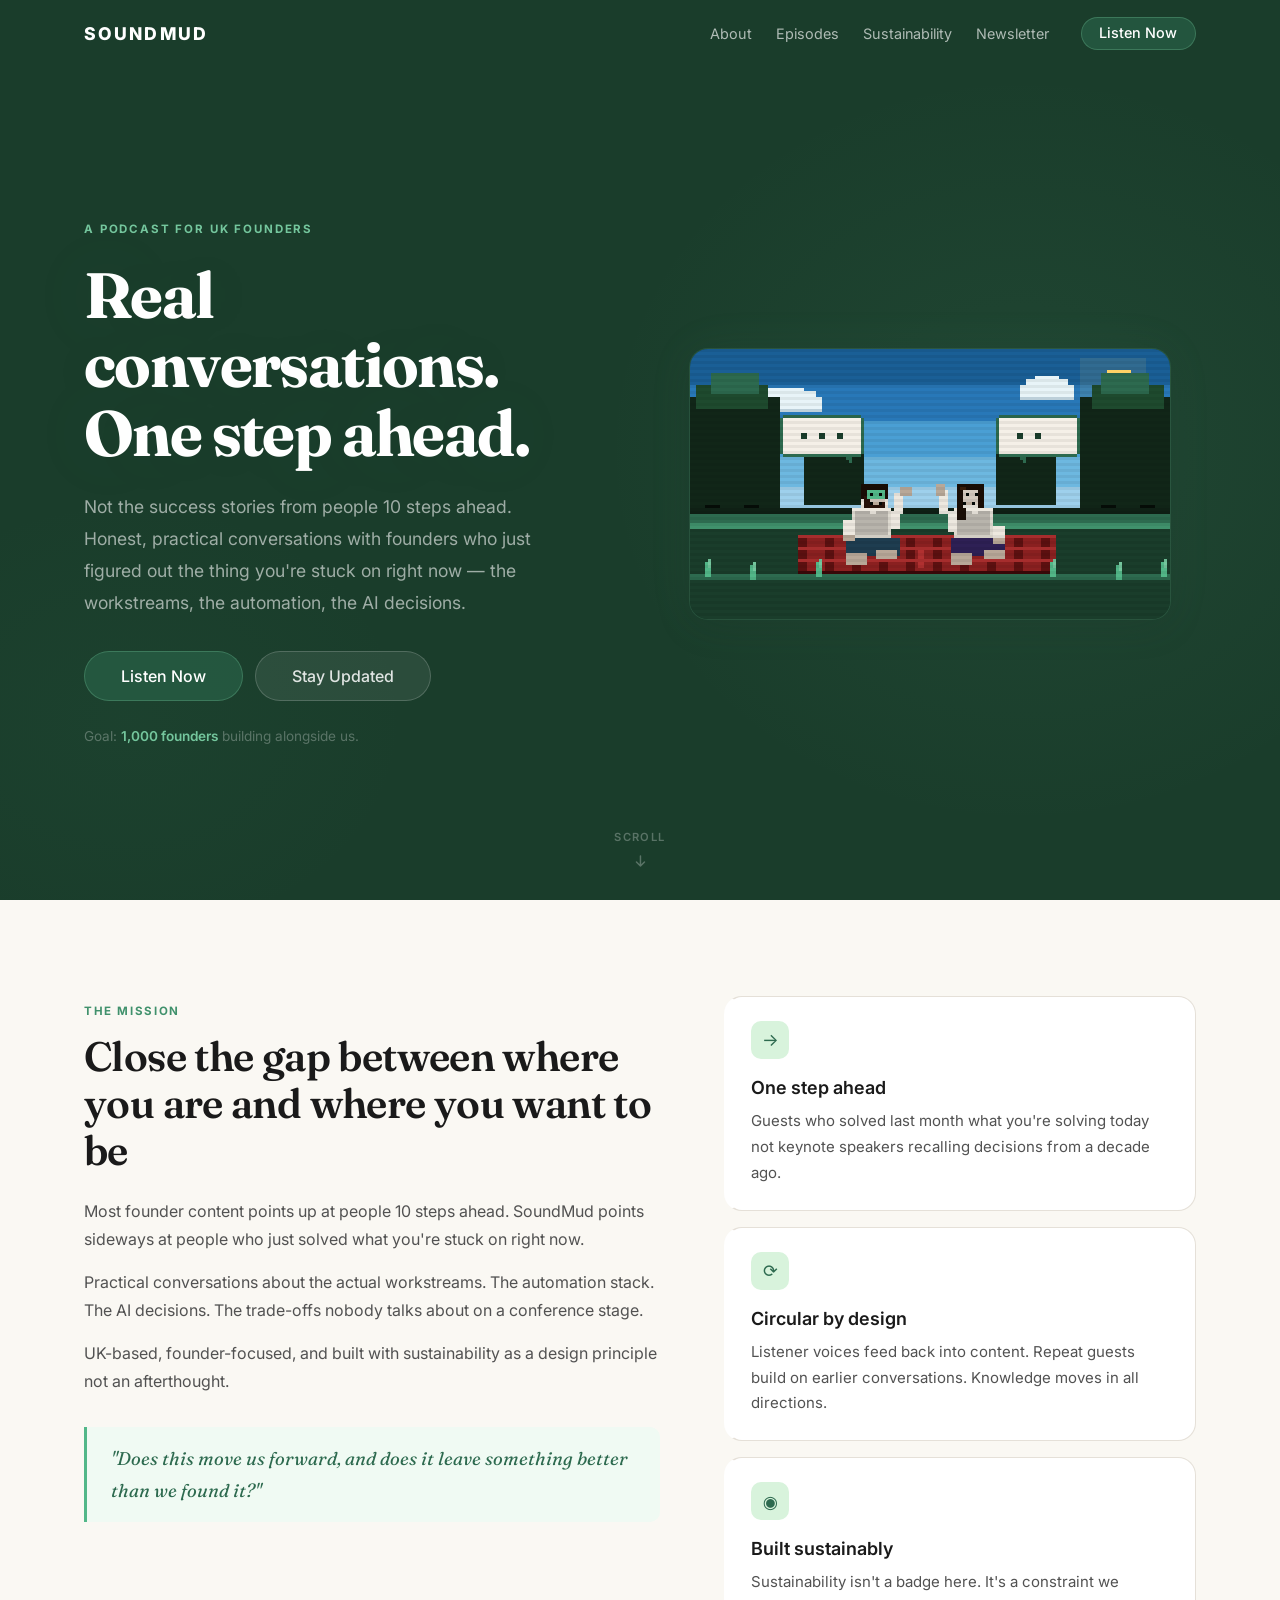
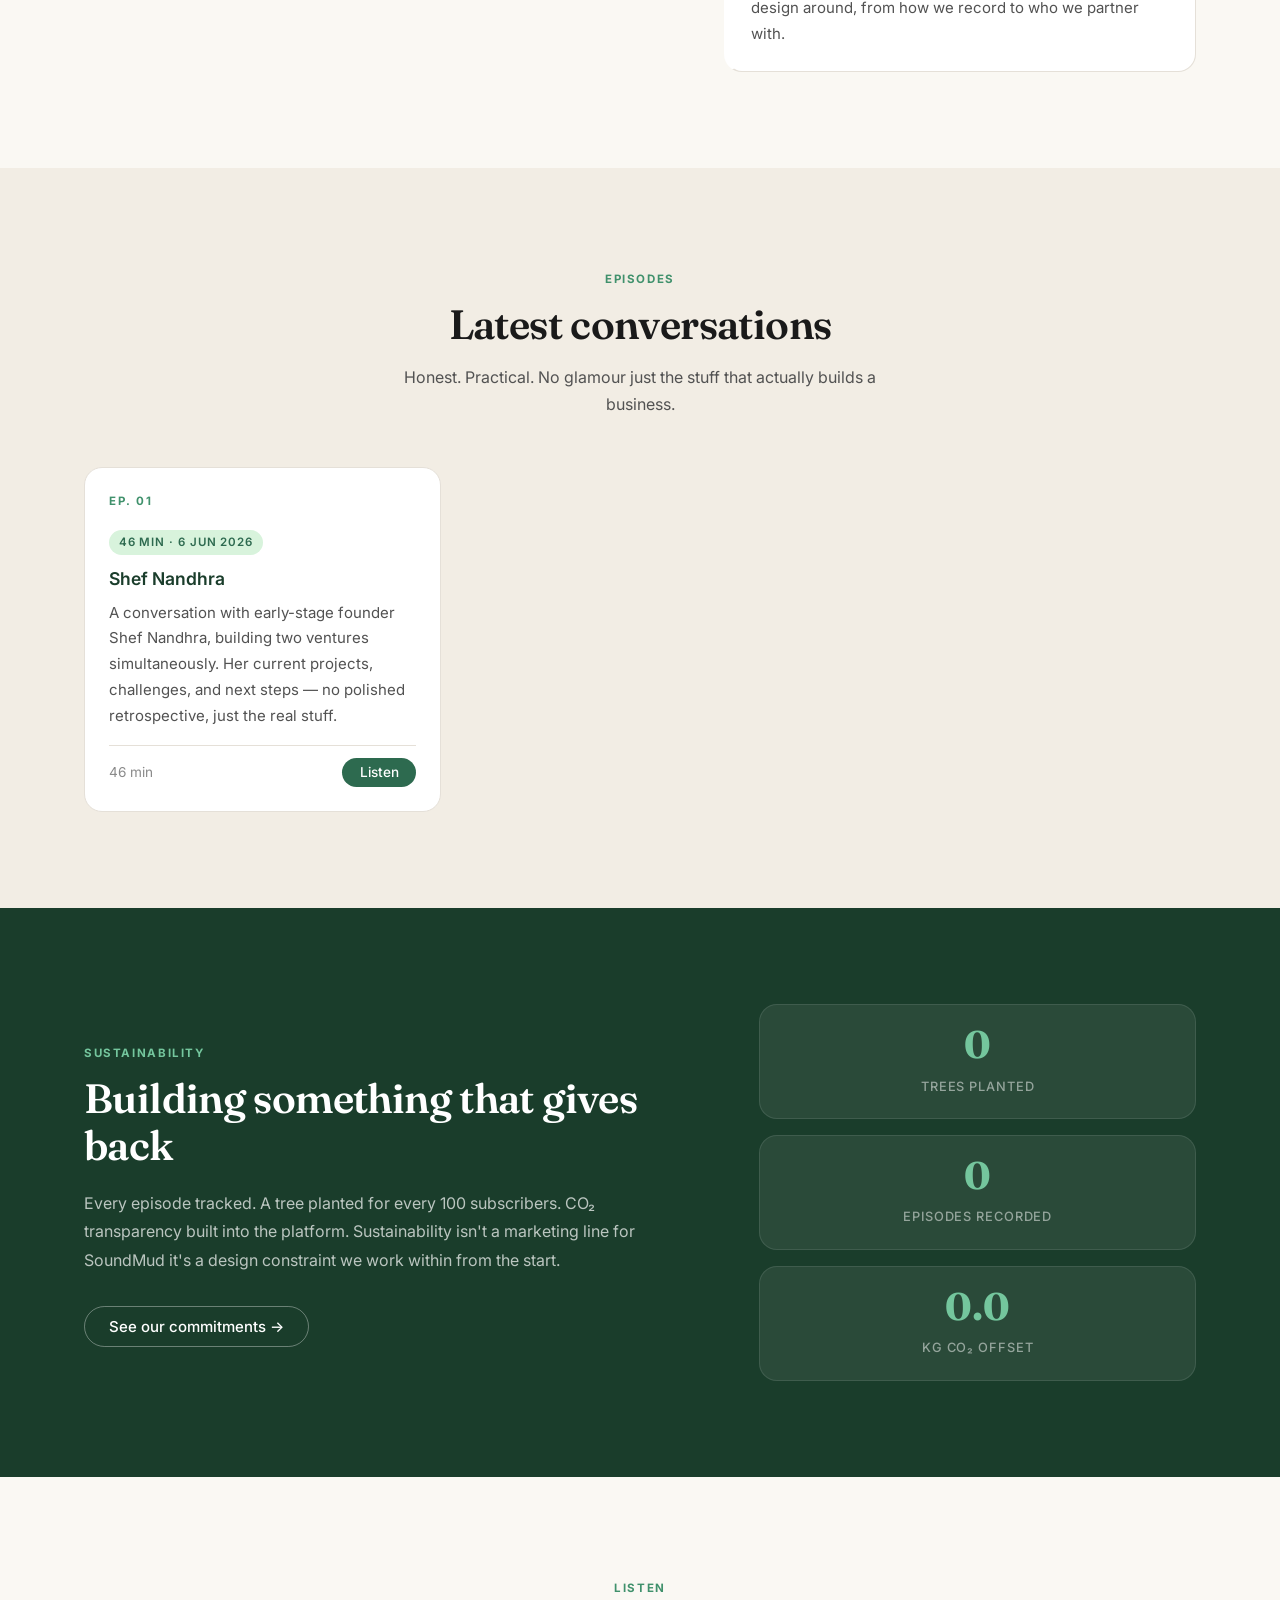
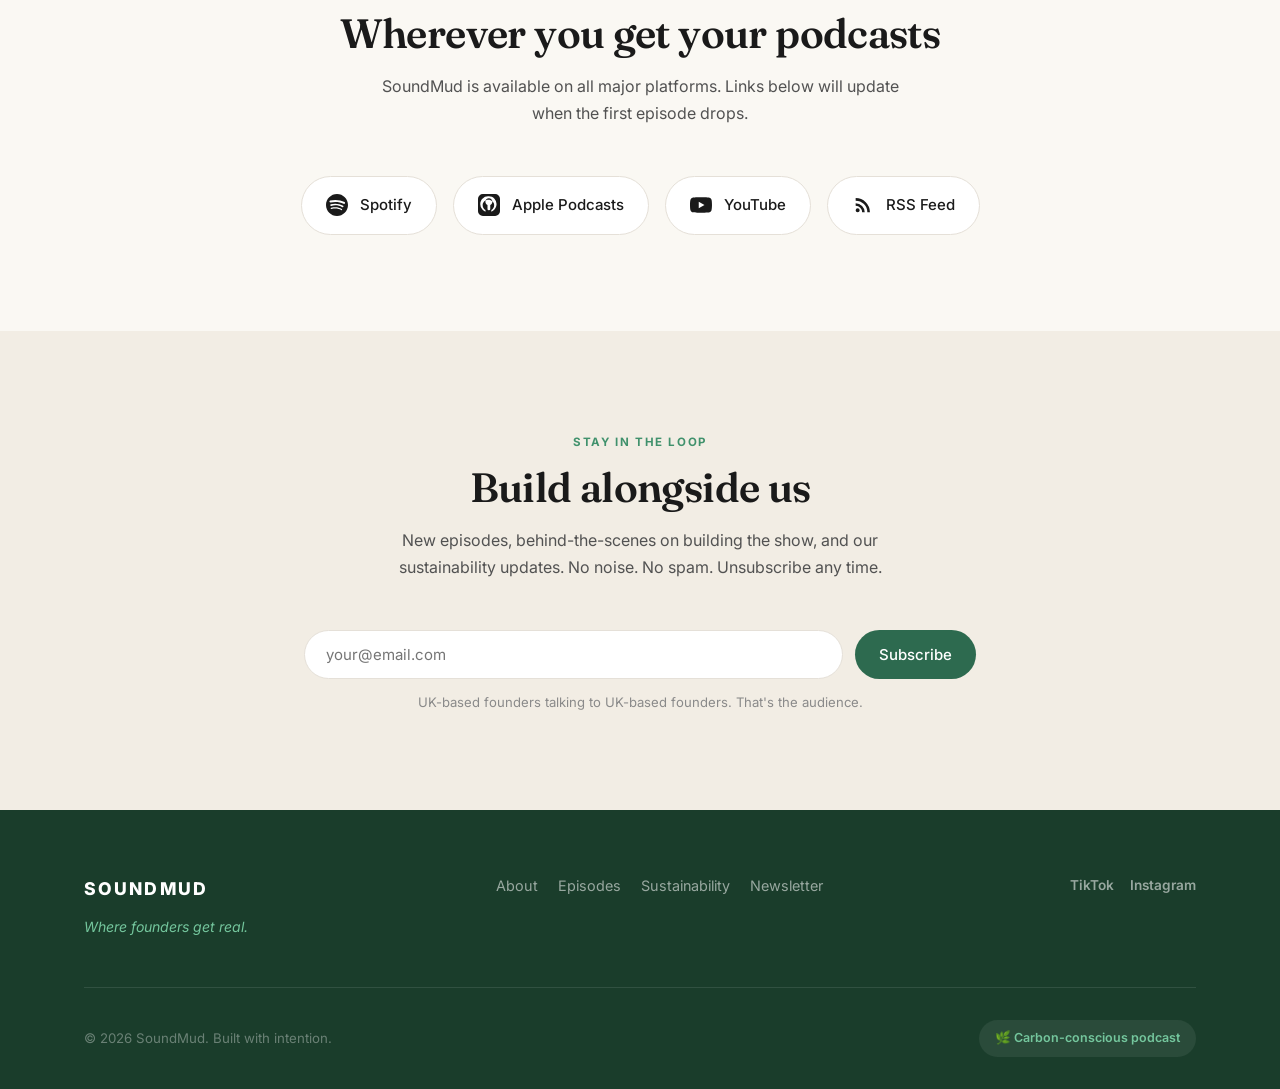
<file: index.html>
﻿<!DOCTYPE html>
<html lang="en">
<head>
  <meta charset="UTF-8">
  <meta name="viewport" content="width=device-width, initial-scale=1.0">
  <meta name="description" content="SoundMud Real conversations with founders one or two steps ahead. The honest, practical podcast about the workstreams, automation, and AI decisions that actually make a business work.">
  <meta name="theme-color" content="#1a3d2b">

  <!-- Open Graph -->
  <meta property="og:type"        content="website">
  <meta property="og:title"       content="SoundMud Real Conversations for Founders">
  <meta property="og:description" content="Not the success stories. The workstreams, the automation, the unglamorous stuff that actually makes a business work.">
  <meta property="og:site_name"   content="SoundMud">

  <title>SoundMud Real Conversations for Founders</title>

  <!-- Fonts -->
  <link rel="preconnect" href="https://fonts.googleapis.com">
  <link rel="preconnect" href="https://fonts.gstatic.com" crossorigin>
  <link href="https://fonts.googleapis.com/css2?family=Fraunces:ital,opsz,wght@0,9..144,300;0,9..144,600;0,9..144,700;1,9..144,400&family=Inter:wght@300;400;500;600;700&display=swap" rel="stylesheet">

  <link rel="stylesheet" href="css/style.css">
</head>
<body>

  <!-- ── NAVIGATION ─────────────────────────────────────── -->
  <nav class="nav" id="nav" role="navigation" aria-label="Main navigation">
    <div class="nav__inner">
      <a href="index.html" class="nav__logo" aria-label="SoundMud home">
        <span class="nav__logo-text">SOUNDMUD</span>
      </a>

      <button class="nav__toggle" id="navToggle"
              aria-label="Open navigation menu" aria-expanded="false"
              aria-controls="navLinks">
        <span></span><span></span><span></span>
      </button>

      <ul class="nav__links" id="navLinks" role="list">
        <li><a href="#about">About</a></li>
        <li><a href="#episodes">Episodes</a></li>
        <li><a href="sustainability.html">Sustainability</a></li>
        <li><a href="#newsletter">Newsletter</a></li>
        <li><a href="#listen" class="btn btn--green btn--sm">Listen Now</a></li>
      </ul>
    </div>
  </nav>

  <!-- ── HERO ───────────────────────────────────────────── -->
  <section class="hero" id="home" aria-labelledby="hero-headline">
    <div class="hero__inner">

      <div class="hero__content">
        <p class="hero__kicker">A podcast for UK founders</p>
        <h1 class="hero__headline" id="hero-headline">
          Real conversations.<br>One step ahead.
        </h1>
        <p class="hero__sub">
          Not the success stories from people 10 steps ahead. Honest, practical
          conversations with founders who just figured out the thing you're stuck on
          right now — the workstreams, the automation, the AI decisions.
        </p>
        <div class="hero__actions">
          <a href="#listen" class="btn btn--glass-green btn--lg">Listen Now</a>
          <a href="#newsletter" class="btn btn--glass btn--lg">Stay Updated</a>
        </div>
        <p class="hero__goal">
          Goal: <strong>1,000 founders</strong> building alongside us.
        </p>
      </div>

      <div class="hero__visual" aria-hidden="true">
        <canvas id="pixelCanvas" class="hero__pixel-canvas" width="160" height="90"></canvas>
      </div>

    </div>

    <div class="hero__scroll" aria-hidden="true">
      <span>Scroll</span>
      <svg width="14" height="14" viewBox="0 0 14 14" fill="none" aria-hidden="true">
        <path d="M7 2v10M3 8l4 4 4-4" stroke="currentColor" stroke-width="1.5"
              stroke-linecap="round" stroke-linejoin="round"/>
      </svg>
    </div>
  </section>

  <!-- ── ABOUT / MISSION ────────────────────────────────── -->
  <section class="section" id="about" aria-labelledby="about-heading">
    <div class="container">
      <div class="mission">

        <div class="mission__text reveal">
          <span class="label">The Mission</span>
          <h2 id="about-heading">
            Close the gap between where you are and where you want to be
          </h2>
          <p>
            Most founder content points up at people 10 steps ahead. SoundMud points
            sideways at people who just solved what you're stuck on right now.
          </p>
          <p>
            Practical conversations about the actual workstreams. The automation stack.
            The AI decisions. The trade-offs nobody talks about on a conference stage.
          </p>
          <p>
            UK-based, founder-focused, and built with sustainability as a design
            principle not an afterthought.
          </p>
          <blockquote class="mission__quote">
            "Does this move us forward, and does it leave something better than we found it?"
          </blockquote>
        </div>

        <div class="pillars reveal" style="transition-delay: 0.1s">
          <div class="pillar">
            <div class="pillar__icon" aria-hidden="true">→</div>
            <h3>One step ahead</h3>
            <p>Guests who solved last month what you're solving today not keynote
               speakers recalling decisions from a decade ago.</p>
          </div>
          <div class="pillar">
            <div class="pillar__icon" aria-hidden="true">⟳</div>
            <h3>Circular by design</h3>
            <p>Listener voices feed back into content. Repeat guests build on earlier
               conversations. Knowledge moves in all directions.</p>
          </div>
          <div class="pillar">
            <div class="pillar__icon" aria-hidden="true">◉</div>
            <h3>Built sustainably</h3>
            <p>Sustainability isn't a badge here. It's a constraint we design around,
               from how we record to who we partner with.</p>
          </div>
        </div>

      </div>
    </div>
  </section>

  <!-- ── EPISODES ───────────────────────────────────────── -->
  <section class="section section--alt" id="episodes" aria-labelledby="episodes-heading">
    <div class="container">
      <div class="section__header reveal">
        <span class="label">Episodes</span>
        <h2 id="episodes-heading">Latest conversations</h2>
        <p>Honest. Practical. No glamour just the stuff that actually builds a business.</p>
      </div>

      <div class="episodes__grid">

        <article class="episode-card reveal">
          <div class="episode-card__number">EP. 01</div>
          <div class="episode-card__body">
            <span class="episode-card__badge">46 min · 6 Jun 2026</span>
            <h3 class="episode-card__title">Shef Nandhra</h3>
            <p class="episode-card__desc">
              A conversation with early-stage founder Shef Nandhra, building two ventures
              simultaneously. Her current projects, challenges, and next steps — no polished
              retrospective, just the real stuff.
            </p>
          </div>
          <div class="episode-card__meta">
            <span>46 min</span>
            <a href="https://open.spotify.com/show/033n2a0clNVodjOKfnnX22" class="btn btn--green btn--sm" target="_blank" rel="noopener">
              Listen
            </a>
          </div>
        </article>

        <!-- ADD FUTURE EPISODES HERE — copy the article block above and increment EP. number -->

      </div>
    </div>
  </section>

  <!-- ── SUSTAINABILITY TEASER ──────────────────────────── -->
  <section class="section section--green" id="sustainability-teaser"
           aria-labelledby="sustain-heading">
    <div class="container">
      <div class="sustain-teaser">

        <div class="sustain-teaser__content reveal">
          <span class="label label--light">Sustainability</span>
          <h2 id="sustain-heading">Building something that gives back</h2>
          <p>
            Every episode tracked. A tree planted for every 100 subscribers. CO&#8322;
            transparency built into the platform. Sustainability isn't a marketing line
            for SoundMud it's a design constraint we work within from the start.
          </p>
          <a href="sustainability.html" class="btn btn--outline-light">
            See our commitments &#8594;
          </a>
        </div>

        <div class="sustain-teaser__stats reveal" style="transition-delay: 0.1s"
             aria-label="Live impact numbers">
          <div class="stat">
            <span class="stat__number" data-counter="treesPlanted">0</span>
            <span class="stat__label">Trees planted</span>
          </div>
          <div class="stat">
            <span class="stat__number" data-counter="episodesRecorded">0</span>
            <span class="stat__label">Episodes recorded</span>
          </div>
          <div class="stat">
            <span class="stat__number" data-counter="kgCO2" data-decimals="1">0</span>
            <span class="stat__label">kg CO&#8322; offset</span>
          </div>
        </div>

      </div>
    </div>
  </section>

  <!-- ── LISTEN / PLATFORMS ─────────────────────────────── -->
  <section class="section" id="listen" aria-labelledby="listen-heading">
    <div class="container">
      <div class="section__header reveal">
        <span class="label">Listen</span>
        <h2 id="listen-heading">Wherever you get your podcasts</h2>
        <p>SoundMud is available on all major platforms. Links below will update when the first episode drops.</p>
      </div>

      <div class="platforms reveal">
        <!-- Replace href="#" with your real podcast URLs once the show is live -->
        <a href="https://open.spotify.com/show/033n2a0clNVodjOKfnnX22?si=NnCShZU4TB-SRjLVgZcQ6A" class="platform platform--spotify"
           aria-label="Listen on Spotify" target="_blank" rel="noopener">
          <svg viewBox="0 0 24 24" aria-hidden="true" focusable="false">
            <path fill="currentColor"
              d="M12 0C5.4 0 0 5.4 0 12s5.4 12 12 12 12-5.4 12-12S18.66 0 12 0zm5.521 17.34c-.24.359-.66.48-1.021.24-2.82-1.74-6.36-2.101-10.561-1.141-.418.122-.779-.179-.899-.539-.12-.421.18-.78.54-.9 4.56-1.021 8.52-.6 11.64 1.32.42.18.479.659.301 1.02zm1.44-3.3c-.301.42-.841.6-1.262.3-3.239-1.98-8.159-2.58-11.939-1.38-.479.12-1.02-.12-1.14-.6-.12-.48.12-1.021.6-1.141C9.6 9.9 15 10.561 18.72 12.84c.361.181.54.78.241 1.2zm.12-3.36C15.24 8.4 8.82 8.16 5.16 9.301c-.6.179-1.2-.181-1.38-.721-.18-.601.18-1.2.72-1.381 4.26-1.26 11.28-1.02 15.721 1.621.539.3.719 1.02.419 1.56-.299.421-1.02.599-1.559.3z"/>
          </svg>
          <span>Spotify</span>
        </a>

        <a href="https://podcasts.apple.com/us/podcast/soundmud/id1896889605" class="platform platform--apple"
           aria-label="Listen on Apple Podcasts" target="_blank" rel="noopener">
          <svg viewBox="0 0 24 24" aria-hidden="true" focusable="false">
            <path fill="currentColor"
              d="M5.34 0A5.328 5.328 0 000 5.34v13.32A5.328 5.328 0 005.34 24h13.32A5.328 5.328 0 0024 18.66V5.34A5.328 5.328 0 0018.66 0zm6.525 2.568c2.336 0 4.448.902 6.056 2.587a8.507 8.507 0 012.332 5.808c0 2.337-.9 4.449-2.332 6.056a8.58 8.58 0 01-3.357 2.235v-1.85c1.83-1.03 3.076-2.975 3.076-5.212 0-3.291-2.816-5.97-6.28-5.97-3.462 0-6.28 2.679-6.28 5.97 0 2.237 1.247 4.182 3.076 5.213v1.85a8.58 8.58 0 01-3.357-2.235 8.567 8.567 0 01-2.332-6.057c0-2.26.87-4.33 2.332-5.808A8.647 8.647 0 0111.864 2.568zm.006 2.09c2.087 0 3.779 1.692 3.779 3.779 0 1.548-.934 2.877-2.266 3.45v4.293a1.514 1.514 0 11-3.027 0V11.887c-1.332-.573-2.266-1.902-2.266-3.45 0-2.087 1.693-3.779 3.78-3.779z"/>
          </svg>
          <span>Apple Podcasts</span>
        </a>

        <a href="https://youtube.com/@soundmud.podcast" class="platform platform--youtube"
           aria-label="Watch on YouTube" target="_blank" rel="noopener">
          <svg viewBox="0 0 24 24" aria-hidden="true" focusable="false">
            <path fill="currentColor"
              d="M23.498 6.186a3.016 3.016 0 0 0-2.122-2.136C19.505 3.545 12 3.545 12 3.545s-7.505 0-9.377.505A3.017 3.017 0 0 0 .502 6.186C0 8.07 0 12 0 12s0 3.93.502 5.814a3.016 3.016 0 0 0 2.122 2.136c1.871.505 9.376.505 9.376.505s7.505 0 9.377-.505a3.015 3.015 0 0 0 2.122-2.136C24 15.93 24 12 24 12s0-3.93-.502-5.814zM9.545 15.568V8.432L15.818 12l-6.273 3.568z"/>
          </svg>
          <span>YouTube</span>
        </a>

        <a href="https://anchor.fm/s/11300ebf0/podcast/rss" class="platform" aria-label="Subscribe via RSS" rel="noopener">
          <svg viewBox="0 0 24 24" aria-hidden="true" focusable="false">
            <path fill="currentColor"
              d="M6.18 15.64a2.18 2.18 0 0 1 2.18 2.18C8.36 19.01 7.38 20 6.18 20C4.98 20 4 19.01 4 17.82a2.18 2.18 0 0 1 2.18-2.18M4 4.44A15.56 15.56 0 0 1 19.56 20h-2.83A12.73 12.73 0 0 0 4 7.27V4.44m0 5.66a9.9 9.9 0 0 1 9.9 9.9h-2.83A7.07 7.07 0 0 0 4 12.93V10.1z"/>
          </svg>
          <span>RSS Feed</span>
        </a>
      </div>
    </div>
  </section>

  <!-- ── NEWSLETTER ─────────────────────────────────────── -->
  <section class="section section--alt" id="newsletter" aria-labelledby="newsletter-heading">
    <div class="container container--narrow">
      <div class="section__header reveal">
        <span class="label">Stay in the loop</span>
        <h2 id="newsletter-heading">Build alongside us</h2>
        <p>
          New episodes, behind-the-scenes on building the show, and our sustainability
          updates. No noise. No spam. Unsubscribe any time.
        </p>
      </div>

      <form class="newsletter-form reveal" id="newsletterForm"
            aria-label="Email newsletter signup" style="transition-delay: 0.1s">
        <div class="newsletter-form__fields">
          <label for="emailInput" class="visually-hidden">Your email address</label>
          <input
            type="email"
            id="emailInput"
            name="email"
            placeholder="your@email.com"
            required
            autocomplete="email"
            class="input"
          >
          <button type="submit" class="btn btn--green">Subscribe</button>
        </div>
        <p class="newsletter-form__note">
          UK-based founders talking to UK-based founders. That's the audience.
        </p>
      </form>
    </div>
  </section>

  <!-- ── FOOTER ─────────────────────────────────────────── -->
  <footer class="footer" role="contentinfo">
    <div class="container">
      <div class="footer__inner">
        <div class="footer__brand">
          <span class="footer__logo" aria-label="SoundMud">SOUNDMUD</span>
          <p class="footer__tagline">Where founders get real.</p>
        </div>
        <nav class="footer__nav" aria-label="Footer navigation">
          <a href="#about">About</a>
          <a href="#episodes">Episodes</a>
          <a href="sustainability.html">Sustainability</a>
          <a href="#newsletter">Newsletter</a>
        </nav>
        <div class="footer__social" aria-label="Social links">
          <a href="https://www.tiktok.com/@soundmud.podcast" aria-label="SoundMud on TikTok" target="_blank" rel="noopener">TikTok</a>
          <a href="https://www.instagram.com/soundmud.podcast/" aria-label="SoundMud on Instagram" target="_blank" rel="noopener">Instagram</a>
        </div>
      </div>
      <div class="footer__bottom">
        <p>&copy; 2026 SoundMud. Built with intention.</p>
        <a href="sustainability.html" class="footer__sustain-badge">
          &#127807; Carbon-conscious podcast
        </a>
      </div>
    </div>
  </footer>

  <script src="js/pixel-art.js"></script>
  <script src="js/main.js"></script>
</body>
</html>
</file>
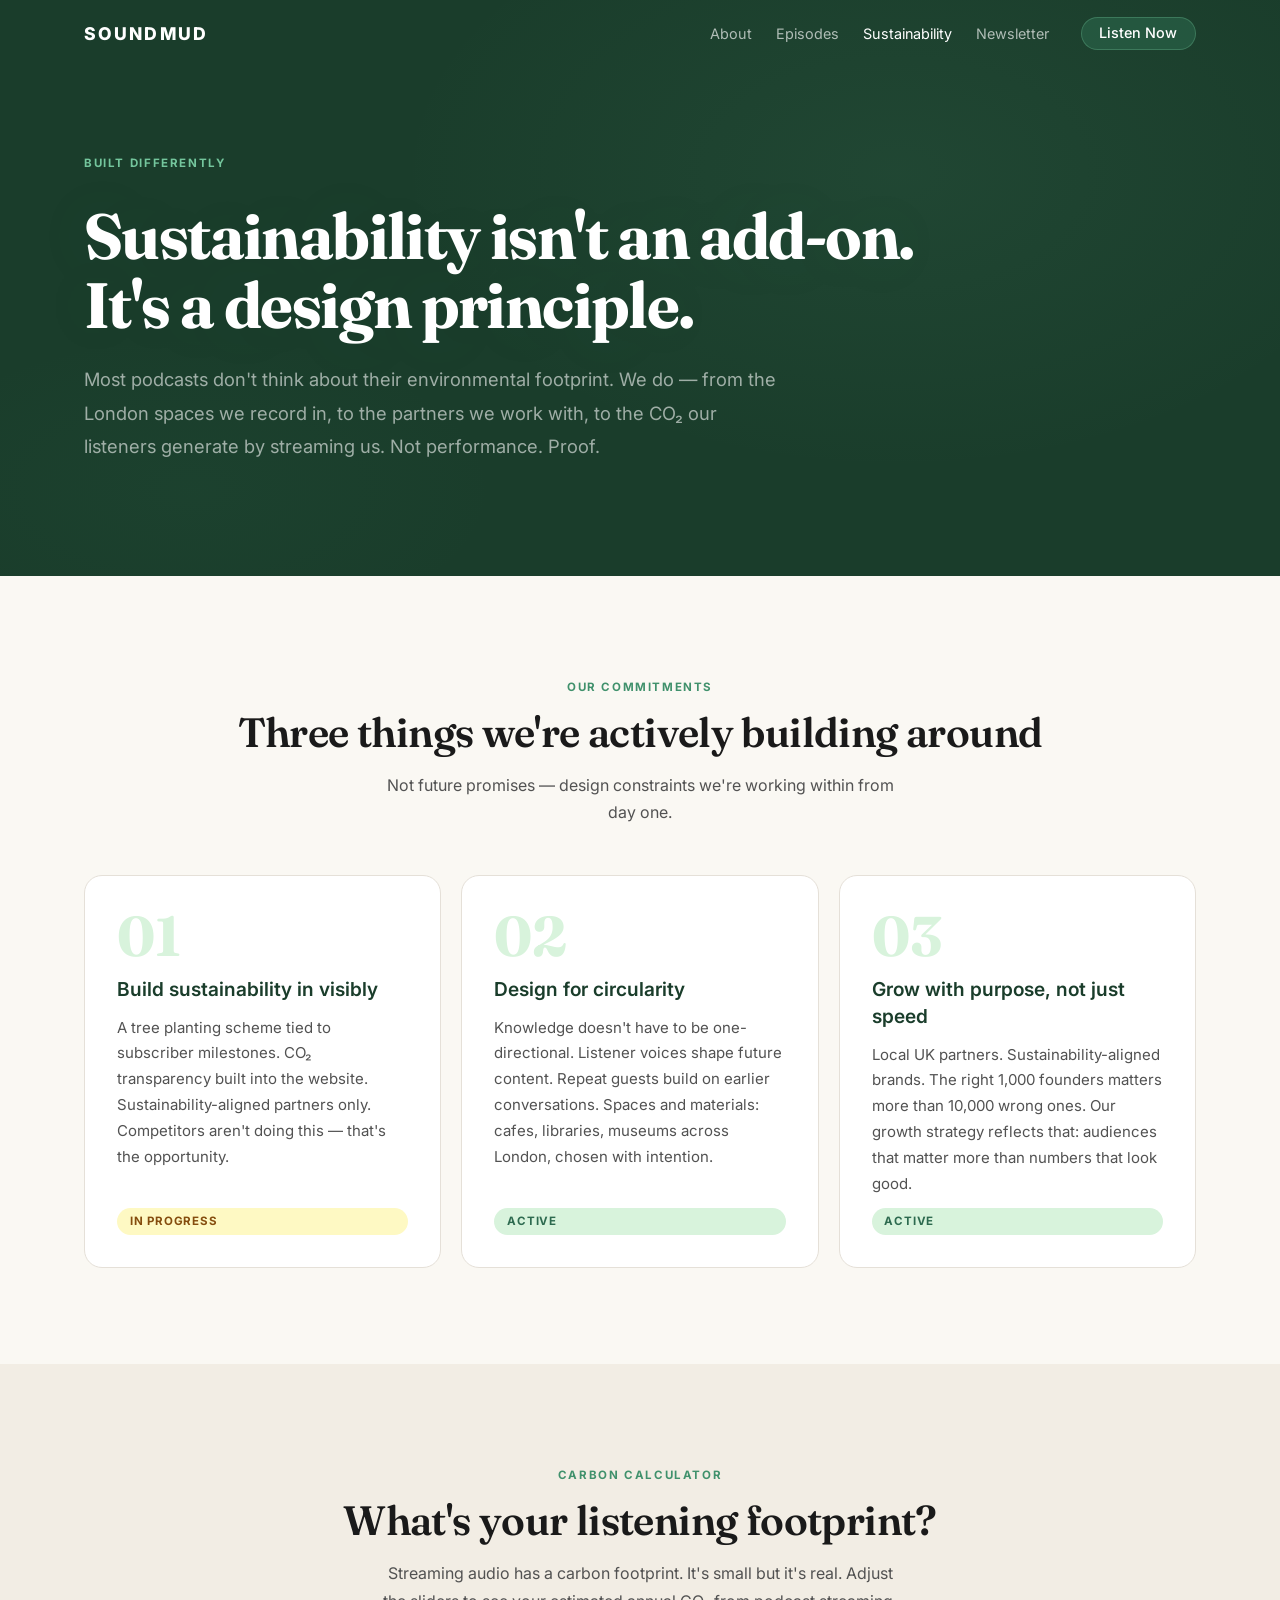
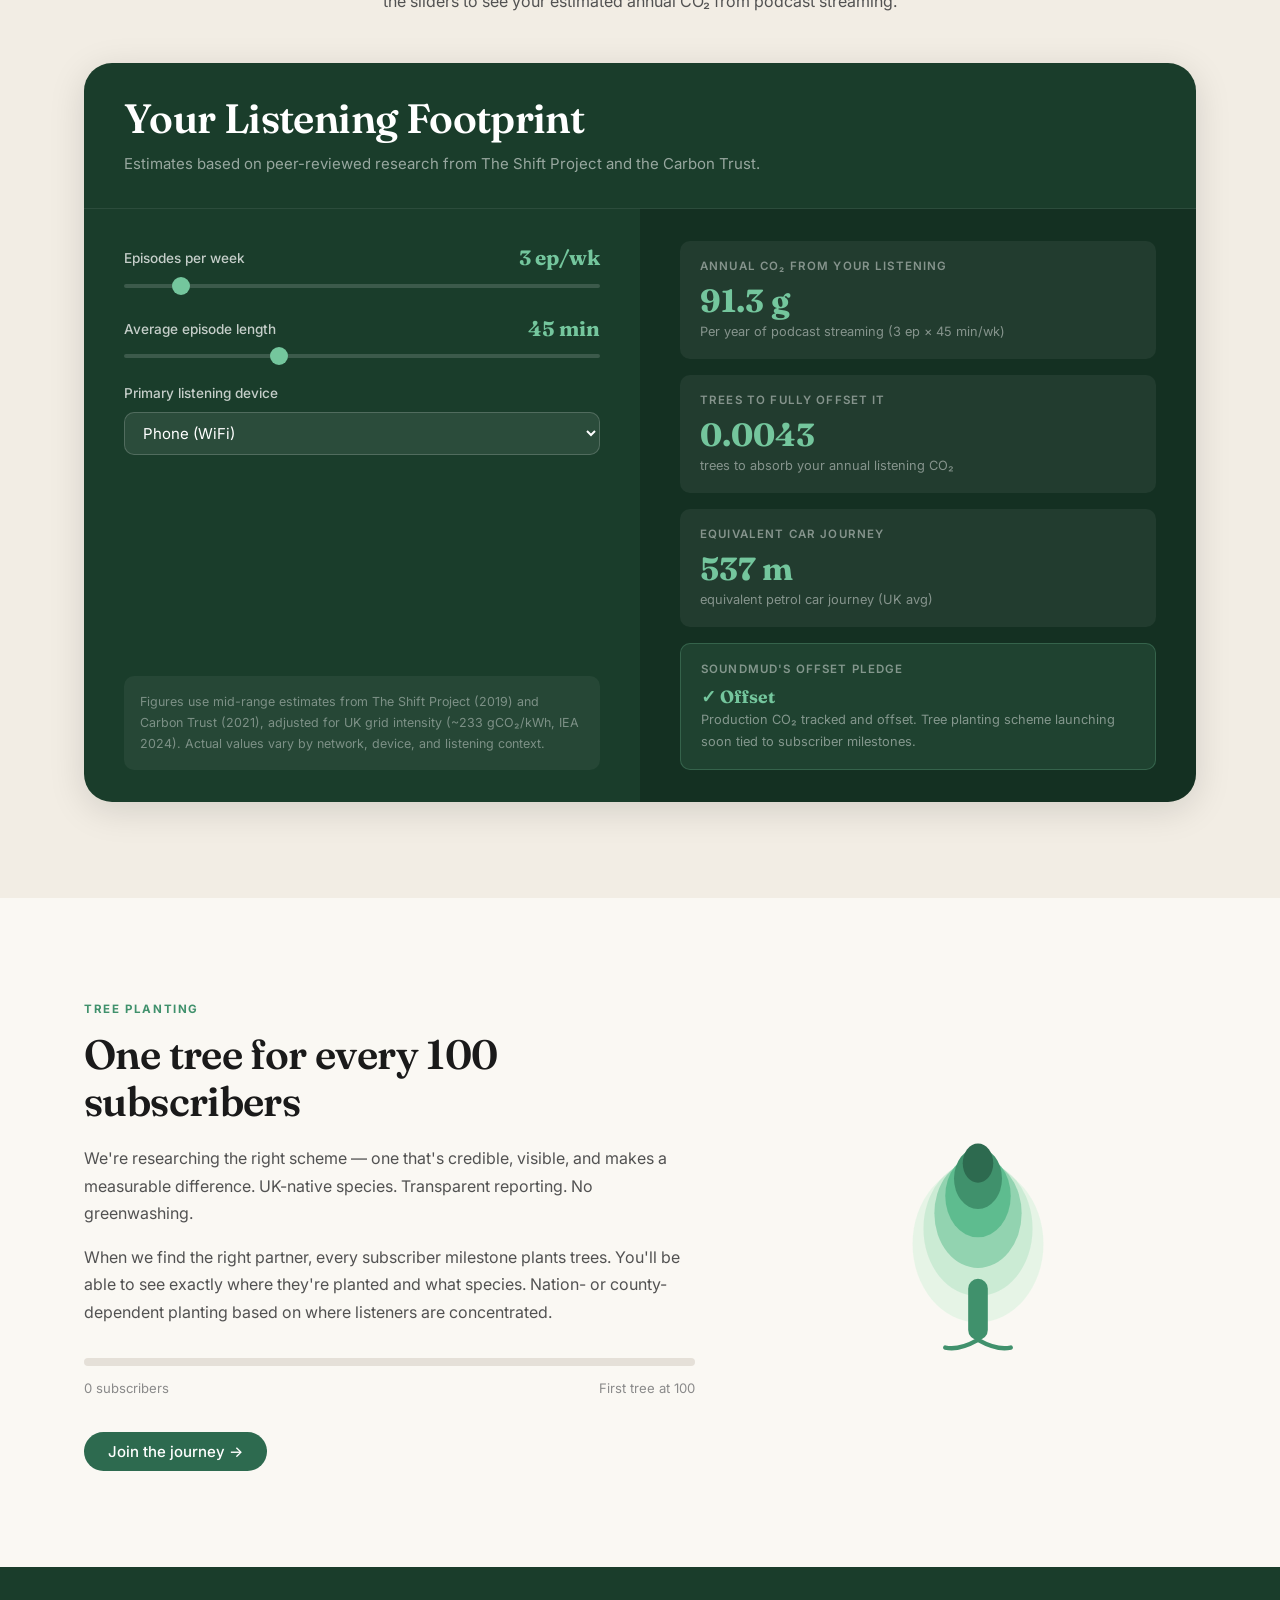
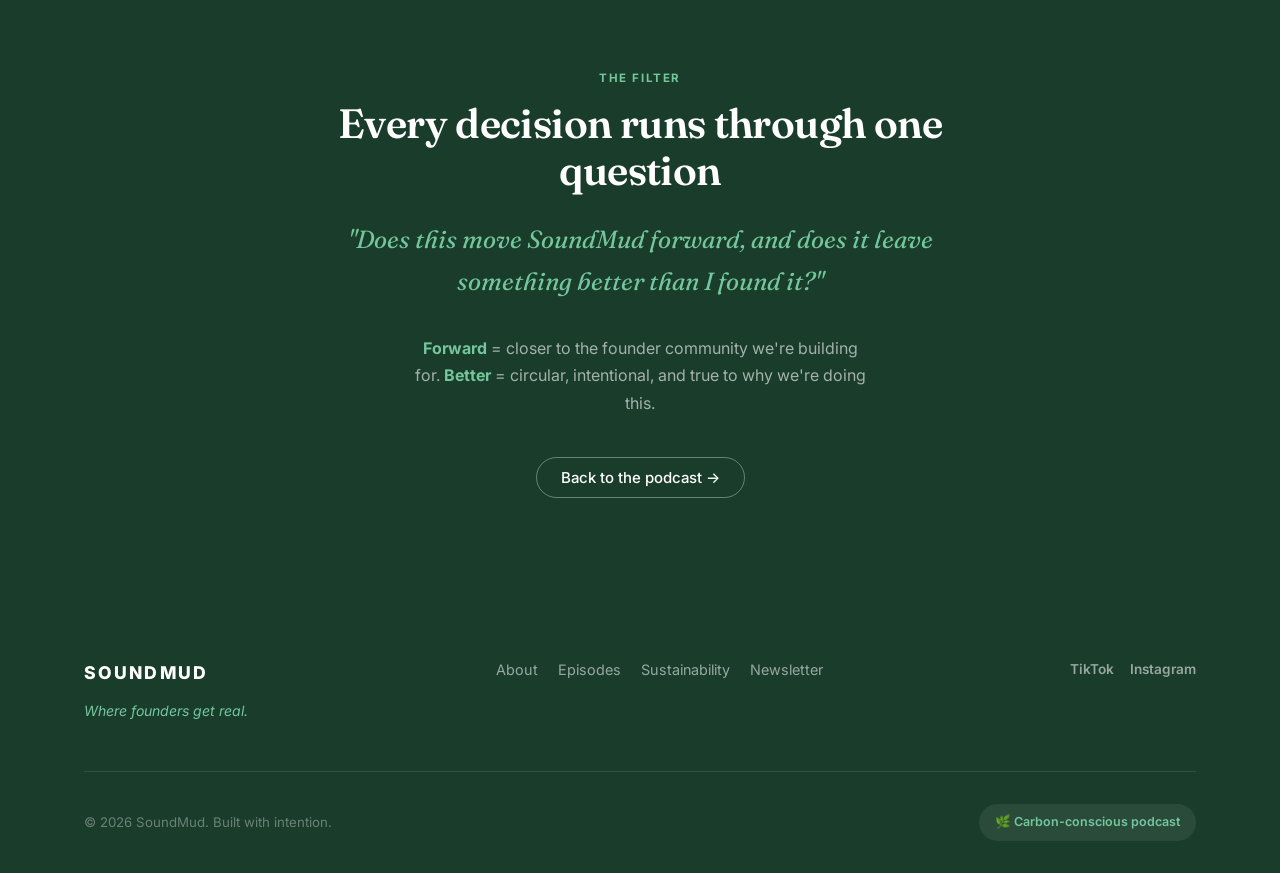
<file: sustainability.html>
<!DOCTYPE html>
<html lang="en">
<head>
  <meta charset="UTF-8">
  <meta name="viewport" content="width=device-width, initial-scale=1.0">
  <meta name="description" content="SoundMud's sustainability commitments — CO₂ transparency, tree planting, and circular knowledge design. Built differently from day one.">
  <meta name="theme-color" content="#1a3d2b">

  <meta property="og:type"        content="website">
  <meta property="og:title"       content="Sustainability — SoundMud">
  <meta property="og:description" content="Sustainability isn't an add-on. It's a design principle.">
  <meta property="og:site_name"   content="SoundMud">

  <title>Sustainability — SoundMud</title>

  <link rel="preconnect" href="https://fonts.googleapis.com">
  <link rel="preconnect" href="https://fonts.gstatic.com" crossorigin>
  <link href="https://fonts.googleapis.com/css2?family=Fraunces:ital,opsz,wght@0,9..144,300;0,9..144,600;0,9..144,700;1,9..144,400&family=Inter:wght@300;400;500;600;700&display=swap" rel="stylesheet">

  <link rel="stylesheet" href="css/style.css">
</head>
<body>

  <!-- ── NAVIGATION ─────────────────────────────────────── -->
  <nav class="nav" id="nav" role="navigation" aria-label="Main navigation">
    <div class="nav__inner">
      <a href="index.html" class="nav__logo" aria-label="SoundMud home">
        <span class="nav__logo-text">SOUNDMUD</span>
      </a>

      <button class="nav__toggle" id="navToggle"
              aria-label="Open navigation menu" aria-expanded="false"
              aria-controls="navLinks">
        <span></span><span></span><span></span>
      </button>

      <ul class="nav__links" id="navLinks" role="list">
        <li><a href="index.html#about">About</a></li>
        <li><a href="index.html#episodes">Episodes</a></li>
        <li><a href="sustainability.html" class="active">Sustainability</a></li>
        <li><a href="index.html#newsletter">Newsletter</a></li>
        <li><a href="index.html#listen" class="btn btn--green btn--sm">Listen Now</a></li>
      </ul>
    </div>
  </nav>

  <!-- ── HERO ───────────────────────────────────────────── -->
  <section class="sustain-hero" aria-labelledby="sustain-hero-heading">
    <div class="container">
      <span class="label label--light">Built differently</span>
      <h1 id="sustain-hero-heading">
        Sustainability isn't an add-on.<br>
        It's a design principle.
      </h1>
      <p class="hero__sub">
        Most podcasts don't think about their environmental footprint.
        We do — from the London spaces we record in, to the partners we
        work with, to the CO&#8322; our listeners generate by streaming us.
        Not performance. Proof.
      </p>
    </div>
  </section>

  <!-- ── THREE COMMITMENTS ──────────────────────────────── -->
  <section class="section" aria-labelledby="commitments-heading">
    <div class="container">
      <div class="section__header reveal">
        <span class="label">Our commitments</span>
        <h2 id="commitments-heading">Three things we're actively building around</h2>
        <p>
          Not future promises — design constraints we're working within from day one.
        </p>
      </div>

      <div class="commitments">

        <div class="commitment reveal">
          <div class="commitment__number" aria-hidden="true">01</div>
          <h3>Build sustainability in visibly</h3>
          <p>
            A tree planting scheme tied to subscriber milestones. CO&#8322; transparency
            built into the website. Sustainability-aligned partners only. Competitors
            aren't doing this — that's the opportunity.
          </p>
          <span class="status status--in-progress">In progress</span>
        </div>

        <div class="commitment reveal" style="transition-delay: 0.1s">
          <div class="commitment__number" aria-hidden="true">02</div>
          <h3>Design for circularity</h3>
          <p>
            Knowledge doesn't have to be one-directional. Listener voices shape future
            content. Repeat guests build on earlier conversations. Spaces and materials:
            cafes, libraries, museums across London, chosen with intention.
          </p>
          <span class="status status--active">Active</span>
        </div>

        <div class="commitment reveal" style="transition-delay: 0.2s">
          <div class="commitment__number" aria-hidden="true">03</div>
          <h3>Grow with purpose, not just speed</h3>
          <p>
            Local UK partners. Sustainability-aligned brands. The right 1,000 founders
            matters more than 10,000 wrong ones. Our growth strategy reflects that:
            audiences that matter more than numbers that look good.
          </p>
          <span class="status status--active">Active</span>
        </div>

      </div>
    </div>
  </section>

  <!-- ── CARBON CALCULATOR ──────────────────────────────── -->
  <section class="section section--alt" id="calculator" aria-labelledby="calc-heading">
    <div class="container">
      <div class="section__header reveal">
        <span class="label">Carbon Calculator</span>
        <h2 id="calc-heading">What's your listening footprint?</h2>
        <p>
          Streaming audio has a carbon footprint. It's small but it's real.
          Adjust the sliders to see your estimated annual CO&#8322; from podcast streaming.
        </p>
      </div>

      <div class="calculator reveal" role="region" aria-label="Interactive carbon footprint calculator">
        <div class="calculator__header">
          <h2>Your Listening Footprint</h2>
          <p>Estimates based on peer-reviewed research from The Shift Project and the Carbon Trust.</p>
        </div>

        <div class="calculator__body">
          <!-- Inputs -->
          <div class="calculator__inputs">

            <div class="calc-field">
              <div class="calc-value-row">
                <label for="calcEpisodes">Episodes per week</label>
                <span class="calc-value" id="calcEpisodesVal" aria-live="polite">3 ep/wk</span>
              </div>
              <input type="range" id="calcEpisodes"
                     min="1" max="20" value="3" step="1"
                     aria-label="Episodes per week" aria-valuemin="1" aria-valuemax="20">
            </div>

            <div class="calc-field">
              <div class="calc-value-row">
                <label for="calcDuration">Average episode length</label>
                <span class="calc-value" id="calcDurationVal" aria-live="polite">45 min</span>
              </div>
              <input type="range" id="calcDuration"
                     min="10" max="120" value="45" step="5"
                     aria-label="Average episode length in minutes" aria-valuemin="10" aria-valuemax="120">
            </div>

            <div class="calc-field">
              <label for="calcDevice">Primary listening device</label>
              <select id="calcDevice" class="calc-select" aria-label="Select your primary listening device">
                <option value="mobilewifi">Phone (WiFi)</option>
                <option value="mobile4g">Phone (4G / 5G)</option>
                <option value="desktop">Computer / Laptop</option>
                <option value="smart">Smart Speaker</option>
              </select>
            </div>

            <div class="calc-note" role="note">
              Figures use mid-range estimates from The Shift Project (2019) and Carbon Trust (2021),
              adjusted for UK grid intensity (~233&nbsp;gCO&#8322;/kWh, IEA 2024). Actual values vary
              by network, device, and listening context.
            </div>

          </div>

          <!-- Results -->
          <div class="calculator__results" aria-live="polite" aria-atomic="true">

            <div class="result-card">
              <p class="result-card__label">Annual CO&#8322; from your listening</p>
              <div class="result-card__value" id="resultCO2">—</div>
              <p class="result-card__sub"  id="resultCO2Sub">calculating...</p>
            </div>

            <div class="result-card">
              <p class="result-card__label">Trees to fully offset it</p>
              <div class="result-card__value" id="resultTrees">—</div>
              <p class="result-card__sub"  id="resultTreesSub">per year (Forestry Commission UK)</p>
            </div>

            <div class="result-card">
              <p class="result-card__label">Equivalent car journey</p>
              <div class="result-card__value" id="resultKm">—</div>
              <p class="result-card__sub"  id="resultKmSub">UK average petrol car</p>
            </div>

            <div class="result-card result-card--offset">
              <p class="result-card__label">SoundMud's offset pledge</p>
              <div class="result-card__value">&#x2713; Offset</div>
              <p class="result-card__sub">
                Production CO&#8322; tracked and offset. Tree planting scheme launching soon
                tied to subscriber milestones.
              </p>
            </div>

          </div>
        </div>
      </div>
    </div>
  </section>

  <!-- ── TREE PLANTING ──────────────────────────────────── -->
  <section class="section" id="trees" aria-labelledby="trees-heading">
    <div class="container">
      <div class="tree-section">

        <div class="tree-section__content reveal">
          <span class="label">Tree Planting</span>
          <h2 id="trees-heading">One tree for every 100 subscribers</h2>
          <p>
            We're researching the right scheme — one that's credible, visible, and makes
            a measurable difference. UK-native species. Transparent reporting.
            No greenwashing.
          </p>
          <p>
            When we find the right partner, every subscriber milestone plants trees.
            You'll be able to see exactly where they're planted and what species.
            Nation- or county-dependent planting based on where listeners are concentrated.
          </p>

          <div class="tree-progress" aria-label="Subscriber progress towards first tree planting">
            <div class="tree-progress__bar">
              <div class="tree-progress__fill" style="width: 0%"
                   role="progressbar" aria-valuenow="0" aria-valuemin="0" aria-valuemax="100">
              </div>
            </div>
            <div class="tree-progress__labels">
              <span>0 subscribers</span>
              <span>First tree at 100</span>
            </div>
          </div>

          <div class="tree-section__cta">
            <a href="index.html#newsletter" class="btn btn--green">
              Join the journey &#8594;
            </a>
          </div>
        </div>

        <div class="tree-section__visual" aria-hidden="true">
          <svg viewBox="0 0 160 220" fill="none" xmlns="http://www.w3.org/2000/svg">
            <ellipse cx="80" cy="120" rx="60" ry="72" fill="#d8f3dc" opacity="0.55"/>
            <ellipse cx="80" cy="106" rx="50" ry="62" fill="#b7e4c7" opacity="0.55"/>
            <ellipse cx="80" cy="92"  rx="40" ry="50" fill="#74c69d" opacity="0.65"/>
            <ellipse cx="80" cy="76"  rx="30" ry="38" fill="#52b788" opacity="0.8"/>
            <ellipse cx="80" cy="60"  rx="22" ry="28" fill="#40916c"/>
            <ellipse cx="80" cy="46"  rx="14" ry="18" fill="#2d6a4f"/>
            <rect x="71" y="152" width="18" height="56" rx="9" fill="#40916c"/>
            <path d="M80 208 Q62 218 50 215" stroke="#40916c" stroke-width="4"
                  stroke-linecap="round" fill="none"/>
            <path d="M80 208 Q98 218 110 215" stroke="#40916c" stroke-width="4"
                  stroke-linecap="round" fill="none"/>
          </svg>
        </div>

      </div>
    </div>
  </section>

  <!-- ── DECISION FILTER ────────────────────────────────── -->
  <section class="section section--green" aria-labelledby="filter-heading">
    <div class="container container--narrow">
      <div class="decision-filter reveal">
        <span class="label label--light">The Filter</span>
        <h2 id="filter-heading">Every decision runs through one question</h2>
        <blockquote class="decision-filter__quote">
          "Does this move SoundMud forward, and does it leave something better than I found it?"
        </blockquote>
        <p class="decision-filter__body">
          <strong>Forward</strong> = closer to the founder community we're building for.
          <strong>Better</strong> = circular, intentional, and true to why we're doing this.
        </p>
        <a href="index.html" class="btn btn--outline-light">Back to the podcast &#8594;</a>
      </div>
    </div>
  </section>

  <!-- ── FOOTER ─────────────────────────────────────────── -->
  <footer class="footer" role="contentinfo">
    <div class="container">
      <div class="footer__inner">
        <div class="footer__brand">
          <span class="footer__logo" aria-label="SoundMud">SOUNDMUD</span>
          <p class="footer__tagline">Where founders get real.</p>
        </div>
        <nav class="footer__nav" aria-label="Footer navigation">
          <a href="index.html#about">About</a>
          <a href="index.html#episodes">Episodes</a>
          <a href="sustainability.html">Sustainability</a>
          <a href="index.html#newsletter">Newsletter</a>
        </nav>
        <div class="footer__social" aria-label="Social links">
          <a href="https://www.tiktok.com/@soundmud.podcast" aria-label="SoundMud on TikTok" target="_blank" rel="noopener">TikTok</a>
          <a href="https://www.instagram.com/soundmud.podcast/" aria-label="SoundMud on Instagram" target="_blank" rel="noopener">Instagram</a>
        </div>
      </div>
      <div class="footer__bottom">
        <p>&copy; 2026 SoundMud. Built with intention.</p>
        <a href="sustainability.html" class="footer__sustain-badge">
          &#127807; Carbon-conscious podcast
        </a>
      </div>
    </div>
  </footer>

  <script src="js/main.js"></script>
</body>
</html>
</file>
<file: css/style.css>
/* ============================================================
   SOUNDMUD — style.css
   ============================================================ */

/* RESET */
*, *::before, *::after { box-sizing: border-box; margin: 0; padding: 0; }
html { scroll-behavior: smooth; -webkit-font-smoothing: antialiased; }
img, svg { display: block; max-width: 100%; }
a { color: inherit; text-decoration: none; }
button { cursor: pointer; border: none; background: none; font-family: inherit; }
ul, ol { list-style: none; }
input, select, textarea, button { font-family: inherit; font-size: inherit; }

/* ============================================================
   DESIGN TOKENS
   ============================================================ */
:root {
  /* Palette */
  --c-green-900: #1a3d2b;
  --c-green-800: #1f4d34;
  --c-green-700: #2d6a4f;
  --c-green-500: #40916c;
  --c-green-400: #52b788;
  --c-green-300: #74c69d;
  --c-green-200: #b7e4c7;
  --c-green-100: #d8f3dc;
  --c-green-50:  #f0faf3;

  --c-cream:     #faf8f3;
  --c-warm:      #f2ede4;
  --c-warm-dark: #e8e1d5;
  --c-white:     #ffffff;

  --c-text:      #1a1a1a;
  --c-text-mid:  #525252;
  --c-text-muted:#8a8a8a;
  --c-border:    #e5e0d8;

  /* Typography */
  --f-display: 'Fraunces', Georgia, 'Times New Roman', serif;
  --f-body:    'Inter', system-ui, -apple-system, sans-serif;

  /* Spacing scale */
  --sp-1: 0.25rem;
  --sp-2: 0.5rem;
  --sp-3: 0.75rem;
  --sp-4: 1rem;
  --sp-5: 1.25rem;
  --sp-6: 1.5rem;
  --sp-8: 2rem;
  --sp-10: 2.5rem;
  --sp-12: 3rem;
  --sp-16: 4rem;
  --sp-20: 5rem;
  --sp-24: 6rem;

  /* Layout */
  --max-w:        1160px;
  --max-w-narrow: 720px;
  --nav-h:        68px;

  /* Shape */
  --r-sm:   4px;
  --r-md:   10px;
  --r-lg:   18px;
  --r-xl:   28px;
  --r-full: 9999px;

  /* Shadows */
  --sh-sm:  0 1px 4px rgba(0,0,0,0.07);
  --sh-md:  0 4px 18px rgba(0,0,0,0.09);
  --sh-lg:  0 8px 36px rgba(0,0,0,0.13);

  /* Motion */
  --ease: 0.22s ease;
  --ease-slow: 0.45s ease;
}

/* ============================================================
   BASE
   ============================================================ */
body {
  font-family: var(--f-body);
  font-size: 1rem;
  color: var(--c-text);
  background: var(--c-cream);
  line-height: 1.65;
}

/* ============================================================
   LAYOUT HELPERS
   ============================================================ */
.container {
  width: 100%;
  max-width: var(--max-w);
  margin: 0 auto;
  padding: 0 var(--sp-6);
}
.container--narrow {
  max-width: var(--max-w-narrow);
}

.section {
  padding: var(--sp-24) 0;
}
.section--alt   { background: var(--c-warm); }
.section--green { background: var(--c-green-900); color: var(--c-white); }

.section__header {
  text-align: center;
  margin-bottom: var(--sp-12);
}
.section__header p {
  max-width: 52ch;
  margin: var(--sp-4) auto 0;
  color: var(--c-text-mid);
}

/* ============================================================
   TYPOGRAPHY
   ============================================================ */
h1 {
  font-family: var(--f-display);
  font-size: clamp(2.4rem, 5.5vw, 4rem);
  font-weight: 700;
  line-height: 1.08;
  letter-spacing: -0.025em;
}
h2 {
  font-family: var(--f-display);
  font-size: clamp(1.75rem, 3.2vw, 2.6rem);
  font-weight: 600;
  line-height: 1.15;
  letter-spacing: -0.015em;
}
h3 {
  font-family: var(--f-body);
  font-size: 1.125rem;
  font-weight: 600;
  line-height: 1.4;
}
p { line-height: 1.72; }

.label {
  display: inline-block;
  font-family: var(--f-body);
  font-size: 0.72rem;
  font-weight: 700;
  letter-spacing: 0.14em;
  text-transform: uppercase;
  color: var(--c-green-500);
  margin-bottom: var(--sp-3);
}
.label--light { color: var(--c-green-300); }

/* ============================================================
   BUTTONS
   ============================================================ */
.btn {
  display: inline-flex;
  align-items: center;
  gap: var(--sp-2);
  padding: 0.75rem 1.5rem;
  border-radius: var(--r-full);
  font-size: 0.9375rem;
  font-weight: 500;
  line-height: 1;
  white-space: nowrap;
  transition: all var(--ease);
  cursor: pointer;
}
.btn--green {
  background: var(--c-green-700);
  color: var(--c-white);
}
.btn--green:hover {
  background: var(--c-green-900);
  transform: translateY(-1px);
  box-shadow: var(--sh-md);
}
.btn--white {
  background: var(--c-white);
  color: var(--c-green-900);
}
.btn--white:hover {
  background: var(--c-green-100);
}
.btn--outline {
  border: 1.5px solid var(--c-green-700);
  color: var(--c-green-700);
}
.btn--outline:hover {
  background: var(--c-green-100);
}
.btn--outline-light {
  border: 1.5px solid rgba(255,255,255,0.35);
  color: var(--c-white);
}
.btn--outline-light:hover {
  background: rgba(255,255,255,0.12);
}
.btn--lg { padding: 1rem 2.25rem; font-size: 1rem; }
.btn--sm { padding: 0.5rem 1.1rem; font-size: 0.85rem; }

/* Glassmorphism — hero only */
.btn--glass-green {
  background: rgba(45, 106, 79, 0.55);
  color: var(--c-white);
  border: 1.5px solid rgba(116, 198, 157, 0.3);
  backdrop-filter: blur(12px);
  -webkit-backdrop-filter: blur(12px);
}
.btn--glass-green:hover {
  background: rgba(64, 145, 108, 0.72);
  border-color: rgba(116, 198, 157, 0.55);
  transform: translateY(-2px);
  box-shadow: 0 8px 28px rgba(0, 0, 0, 0.3);
}
.btn--glass {
  background: rgba(255, 255, 255, 0.08);
  color: rgba(255, 255, 255, 0.85);
  border: 1.5px solid rgba(255, 255, 255, 0.18);
  backdrop-filter: blur(12px);
  -webkit-backdrop-filter: blur(12px);
}
.btn--glass:hover {
  background: rgba(255, 255, 255, 0.14);
  border-color: rgba(255, 255, 255, 0.32);
  color: var(--c-white);
  transform: translateY(-2px);
  box-shadow: 0 8px 28px rgba(0, 0, 0, 0.2);
}

/* ============================================================
   NAVIGATION
   ============================================================ */
.nav {
  position: fixed;
  top: 0; left: 0; right: 0;
  z-index: 200;
  height: var(--nav-h);
  background: rgba(250, 248, 243, 0.9);
  backdrop-filter: blur(14px);
  -webkit-backdrop-filter: blur(14px);
  border-bottom: 1px solid transparent;
  transition: border-color var(--ease), box-shadow var(--ease);
}
.nav.scrolled {
  border-color: var(--c-border);
  box-shadow: var(--sh-sm);
}
.nav__inner {
  display: flex;
  align-items: center;
  justify-content: space-between;
  height: 100%;
  max-width: var(--max-w);
  margin: 0 auto;
  padding: 0 var(--sp-6);
}
.nav__logo { display: flex; align-items: center; gap: var(--sp-2); }
.nav__logo-text {
  font-family: var(--f-body);
  font-size: 1.1rem;
  font-weight: 800;
  letter-spacing: 0.12em;
  color: var(--c-green-900);
}
.nav__links {
  display: flex;
  align-items: center;
  gap: var(--sp-6);
}
.nav__links a {
  font-size: 0.9rem;
  color: var(--c-text-mid);
  transition: color var(--ease);
}
.nav__links a:hover,
.nav__links a.active { color: var(--c-green-700); }
.nav__links li:last-child a { margin-left: var(--sp-2); }

.nav__toggle {
  display: none;
  flex-direction: column;
  gap: 5px;
  padding: var(--sp-2);
}
.nav__toggle span {
  display: block;
  width: 22px;
  height: 2px;
  background: var(--c-text);
  border-radius: 2px;
  transition: all var(--ease);
}
.nav__toggle[aria-expanded="true"] span:nth-child(1) { transform: rotate(45deg) translate(5px,5px); }
.nav__toggle[aria-expanded="true"] span:nth-child(2) { opacity: 0; }
.nav__toggle[aria-expanded="true"] span:nth-child(3) { transform: rotate(-45deg) translate(5px,-5px); }

/* Transparent nav when sitting over the dark hero */
.nav--over-hero {
  background: transparent;
  backdrop-filter: none;
  -webkit-backdrop-filter: none;
  border-color: transparent;
  box-shadow: none;
}
.nav--over-hero .nav__logo-text              { color: var(--c-white); }
.nav--over-hero .nav__links > li > a         { color: rgba(255,255,255,0.65); }
.nav--over-hero .nav__links > li > a:hover,
.nav--over-hero .nav__links > li > a.active  { color: var(--c-white); }
.nav--over-hero .nav__toggle span            { background: var(--c-white); }
.nav--over-hero .nav__links .btn--green {
  background: rgba(45,106,79,0.55);
  border: 1.5px solid rgba(116,198,157,0.3);
  color: var(--c-white);
}
/* Scrolled-but-still-over-hero: dark frosted variant */
.nav--over-hero.scrolled {
  background: rgba(26,61,43,0.9);
  backdrop-filter: blur(14px);
  -webkit-backdrop-filter: blur(14px);
  border-color: rgba(255,255,255,0.07);
  box-shadow: 0 1px 0 rgba(255,255,255,0.05);
}

/* ============================================================
   HERO
   ============================================================ */
.hero {
  min-height: 100vh;
  display: flex;
  flex-direction: column;
  justify-content: center;
  padding-top: var(--nav-h);
  position: relative;
  overflow: hidden;
  background: var(--c-green-900);
}
.hero::before {
  content: '';
  position: absolute;
  inset: 0;
  background:
    radial-gradient(ellipse 55% 70% at 80% 50%, rgba(116,198,157,0.07) 0%, transparent 60%),
    radial-gradient(ellipse 40% 45% at 10% 80%, rgba(64,145,108,0.05) 0%, transparent 55%);
  pointer-events: none;
}

.hero__inner {
  display: grid;
  grid-template-columns: 1fr 1fr;
  gap: var(--sp-12);
  align-items: center;
  max-width: var(--max-w);
  margin: 0 auto;
  padding: var(--sp-20) var(--sp-6);
  position: relative;
  z-index: 1;
}

/* Left column */
.hero__content { /* inherits grid cell */ }

.hero__kicker {
  font-size: 0.72rem;
  font-weight: 700;
  letter-spacing: 0.16em;
  text-transform: uppercase;
  color: var(--c-green-300);
  margin-bottom: var(--sp-5);
  opacity: 0;
  animation: fadeUp 0.8s ease 0.2s forwards;
}

.hero__headline {
  margin-bottom: var(--sp-6);
  color: var(--c-white);
  text-shadow: 0 0 80px rgba(116, 198, 157, 0.1);
}

/* Per-character entrance animation */
.hero__headline .char {
  display: inline-block;
  opacity: 0;
  transform: translateY(28px);
  transition: opacity 0.7s cubic-bezier(0.2, 0.65, 0.3, 0.9),
              transform 0.7s cubic-bezier(0.2, 0.65, 0.3, 0.9);
  transition-delay: var(--char-delay, 0s);
}
.hero__headline.chars-animated .char {
  opacity: 1;
  transform: translateY(0);
}

.hero__sub {
  font-size: 1.1rem;
  color: rgba(255, 255, 255, 0.58);
  max-width: 42ch;
  margin-bottom: var(--sp-8);
  line-height: 1.82;
  opacity: 0;
  animation: fadeUp 0.9s ease 1.6s forwards;
}

.hero__actions {
  display: flex;
  gap: var(--sp-3);
  flex-wrap: wrap;
  margin-bottom: var(--sp-6);
  opacity: 0;
  animation: fadeUp 0.8s ease 1.9s forwards;
}

.hero__goal {
  font-size: 0.85rem;
  color: rgba(255, 255, 255, 0.28);
  opacity: 0;
  animation: fadeUp 0.8s ease 2.1s forwards;
}
.hero__goal strong {
  color: var(--c-green-300);
  font-weight: 600;
}

/* Right column — pixel art canvas */
.hero__visual {
  display: flex;
  justify-content: center;
  align-items: center;
}

.hero__pixel-canvas {
  width: 100%;
  max-width: 480px;
  height: auto;
  image-rendering: pixelated;
  image-rendering: crisp-edges;
  border-radius: var(--r-lg);
  box-shadow:
    0 0 0 1px rgba(116,198,157,0.14),
    0 0 48px rgba(116,198,157,0.07),
    var(--sh-lg);
  opacity: 0;
  animation: fadeUp 1s ease 0.4s forwards;
}

.hero__scroll {
  position: absolute;
  bottom: var(--sp-8);
  left: 50%;
  transform: translateX(-50%);
  display: flex;
  flex-direction: column;
  align-items: center;
  gap: var(--sp-2);
  font-size: 0.7rem;
  font-weight: 600;
  letter-spacing: 0.12em;
  text-transform: uppercase;
  color: rgba(255, 255, 255, 0.28);
  animation: bob 2.2s ease-in-out infinite;
  z-index: 1;
}

@keyframes bob {
  0%, 100% { transform: translateX(-50%) translateY(0); }
  50%       { transform: translateX(-50%) translateY(7px); }
}
@keyframes fadeUp {
  from { opacity: 0; transform: translateY(20px); }
  to   { opacity: 1; transform: translateY(0); }
}

/* ============================================================
   MISSION / ABOUT
   ============================================================ */
.mission {
  display: grid;
  grid-template-columns: 1.1fr 0.9fr;
  gap: var(--sp-16);
  align-items: start;
}
.mission__text h2 { margin-bottom: var(--sp-6); }
.mission__text p {
  color: var(--c-text-mid);
  margin-bottom: var(--sp-4);
}
.mission__quote {
  margin-top: var(--sp-8);
  border-left: 3px solid var(--c-green-400);
  padding: var(--sp-4) var(--sp-6);
  background: var(--c-green-50);
  border-radius: 0 var(--r-md) var(--r-md) 0;
  font-family: var(--f-display);
  font-size: 1.15rem;
  font-style: italic;
  color: var(--c-green-700);
  line-height: 1.7;
}

.pillars {
  display: flex;
  flex-direction: column;
  gap: var(--sp-4);
}
.pillar {
  background: var(--c-white);
  border: 1px solid var(--c-border);
  border-left: 3px solid transparent;
  border-radius: var(--r-lg);
  padding: var(--sp-6);
  transition: box-shadow var(--ease), transform var(--ease), border-color var(--ease);
}
.pillar:hover {
  box-shadow: var(--sh-md);
  transform: translateY(-2px);
  border-left-color: var(--c-green-400);
}
.pillar__icon {
  width: 38px;
  height: 38px;
  border-radius: var(--r-md);
  background: var(--c-green-100);
  display: flex;
  align-items: center;
  justify-content: center;
  font-size: 1.1rem;
  margin-bottom: var(--sp-4);
  color: var(--c-green-700);
}
.pillar h3 { margin-bottom: var(--sp-2); }
.pillar p  { font-size: 0.9375rem; color: var(--c-text-mid); }

/* ============================================================
   EPISODES
   ============================================================ */
.episodes__grid {
  display: grid;
  grid-template-columns: repeat(auto-fill, minmax(300px, 1fr));
  gap: var(--sp-5);
}
.episode-card {
  background: var(--c-white);
  border: 1px solid var(--c-border);
  border-radius: var(--r-lg);
  padding: var(--sp-6);
  display: flex;
  flex-direction: column;
  gap: var(--sp-4);
  transition: box-shadow var(--ease), transform var(--ease);
}
.episode-card:hover {
  box-shadow: var(--sh-md);
  transform: translateY(-2px);
}
.episode-card--coming {
  border: 1.5px dashed var(--c-green-300);
  background: var(--c-green-50);
}
.episode-card__number {
  font-size: 0.72rem;
  font-weight: 700;
  letter-spacing: 0.14em;
  text-transform: uppercase;
  color: var(--c-green-500);
}
.episode-card__body { flex: 1; }
.episode-card__badge {
  display: inline-block;
  font-size: 0.72rem;
  font-weight: 600;
  letter-spacing: 0.08em;
  text-transform: uppercase;
  color: var(--c-green-700);
  background: var(--c-green-100);
  padding: 0.2rem 0.6rem;
  border-radius: var(--r-full);
  margin-bottom: var(--sp-3);
}
.episode-card__title {
  font-size: 1.1rem;
  font-weight: 600;
  margin-bottom: var(--sp-2);
  color: var(--c-green-900);
}
.episode-card__desc {
  font-size: 0.9375rem;
  color: var(--c-text-mid);
}
.episode-card__meta {
  display: flex;
  align-items: center;
  justify-content: space-between;
  gap: var(--sp-3);
  font-size: 0.85rem;
  color: var(--c-text-muted);
  padding-top: var(--sp-3);
  border-top: 1px solid var(--c-border);
}

/* ============================================================
   SUSTAINABILITY TEASER
   ============================================================ */
.sustain-teaser {
  display: grid;
  grid-template-columns: 1.4fr 1fr;
  gap: var(--sp-16);
  align-items: center;
}
.sustain-teaser__content h2 {
  color: var(--c-white);
  margin-bottom: var(--sp-5);
}
.sustain-teaser__content p {
  color: rgba(255,255,255,0.7);
  margin-bottom: var(--sp-8);
  line-height: 1.78;
}
.sustain-teaser__stats {
  display: flex;
  flex-direction: column;
  gap: var(--sp-4);
}
.stat {
  text-align: center;
  padding: var(--sp-5) var(--sp-6);
  background: rgba(255,255,255,0.07);
  border: 1px solid rgba(255,255,255,0.1);
  border-radius: var(--r-lg);
  transition: background var(--ease);
}
.stat:hover { background: rgba(255,255,255,0.12); }
.stat__number {
  display: block;
  font-family: var(--f-display);
  font-size: 2.4rem;
  font-weight: 700;
  color: var(--c-green-300);
  line-height: 1;
  margin-bottom: var(--sp-2);
}
.stat__label {
  font-size: 0.8rem;
  font-weight: 500;
  letter-spacing: 0.07em;
  text-transform: uppercase;
  color: rgba(255,255,255,0.5);
}

/* ============================================================
   LISTEN / PLATFORMS
   ============================================================ */
.platforms {
  display: flex;
  flex-wrap: wrap;
  gap: var(--sp-4);
  justify-content: center;
}
.platform {
  display: flex;
  align-items: center;
  gap: var(--sp-3);
  padding: var(--sp-4) var(--sp-6);
  border: 1.5px solid var(--c-border);
  border-radius: var(--r-full);
  font-weight: 500;
  font-size: 0.9375rem;
  transition: all var(--ease);
  background: var(--c-white);
}
.platform:hover {
  border-color: var(--c-green-500);
  background: var(--c-green-50);
  transform: translateY(-2px);
  box-shadow: var(--sh-sm);
}
.platform svg { width: 22px; height: 22px; flex-shrink: 0; }
.platform--spotify:hover { color: #1DB954; border-color: #1DB954; }
.platform--apple:hover   { color: #FC3C44; border-color: #FC3C44; }
.platform--youtube:hover { color: #FF0000; border-color: #FF0000; }

/* ============================================================
   NEWSLETTER
   ============================================================ */
.newsletter-form__fields {
  display: flex;
  gap: var(--sp-3);
  margin-bottom: var(--sp-3);
}
.input {
  flex: 1;
  padding: 0.9rem 1.3rem;
  border: 1.5px solid var(--c-border);
  border-radius: var(--r-full);
  background: var(--c-white);
  font-size: 0.9375rem;
  color: var(--c-text);
  outline: none;
  transition: border-color var(--ease), box-shadow var(--ease);
}
.input:focus {
  border-color: var(--c-green-500);
  box-shadow: 0 0 0 3px rgba(64,145,108,0.15);
}
.newsletter-form__note {
  font-size: 0.82rem;
  color: var(--c-text-muted);
  text-align: center;
}

/* ============================================================
   FOOTER
   ============================================================ */
.footer {
  background: var(--c-green-900);
  color: var(--c-white);
  padding: var(--sp-16) 0 var(--sp-8);
}
.footer__inner {
  display: flex;
  justify-content: space-between;
  align-items: flex-start;
  gap: var(--sp-8);
  margin-bottom: var(--sp-12);
  flex-wrap: wrap;
}
.footer__logo {
  display: block;
  font-size: 1.1rem;
  font-weight: 800;
  letter-spacing: 0.12em;
  margin-bottom: var(--sp-3);
}
.footer__tagline {
  font-size: 0.88rem;
  color: var(--c-green-300);
  font-style: italic;
}
.footer__nav {
  display: flex;
  gap: var(--sp-5);
  flex-wrap: wrap;
}
.footer__nav a {
  font-size: 0.9rem;
  color: rgba(255,255,255,0.55);
  transition: color var(--ease);
}
.footer__nav a:hover { color: var(--c-white); }
.footer__social {
  display: flex;
  gap: var(--sp-4);
}
.footer__social a {
  font-size: 0.85rem;
  font-weight: 600;
  color: rgba(255,255,255,0.55);
  transition: color var(--ease);
}
.footer__social a:hover { color: var(--c-white); }
.footer__bottom {
  display: flex;
  justify-content: space-between;
  align-items: center;
  padding-top: var(--sp-8);
  border-top: 1px solid rgba(255,255,255,0.1);
  font-size: 0.83rem;
  color: rgba(255,255,255,0.35);
  flex-wrap: wrap;
  gap: var(--sp-4);
}
.footer__sustain-badge {
  display: inline-flex;
  align-items: center;
  gap: var(--sp-2);
  padding: var(--sp-2) var(--sp-4);
  background: rgba(255,255,255,0.07);
  border-radius: var(--r-full);
  color: var(--c-green-300) !important;
  font-size: 0.78rem;
  font-weight: 600;
  transition: background var(--ease);
}
.footer__sustain-badge:hover { background: rgba(255,255,255,0.14); }

/* ============================================================
   ACCESSIBILITY UTILITY
   ============================================================ */
.visually-hidden {
  position: absolute; width: 1px; height: 1px;
  padding: 0; margin: -1px; overflow: hidden;
  clip: rect(0,0,0,0); white-space: nowrap; border: 0;
}

/* ============================================================
   SUSTAINABILITY PAGE
   ============================================================ */

/* Hero */
.sustain-hero {
  background: var(--c-green-900);
  color: var(--c-white);
  padding: calc(var(--nav-h) + var(--sp-20)) 0 var(--sp-20);
  position: relative;
  overflow: hidden;
}
.sustain-hero::before {
  content: '';
  position: absolute;
  inset: 0;
  background:
    radial-gradient(ellipse 60% 80% at 70% 30%, rgba(116,198,157,0.07) 0%, transparent 65%),
    radial-gradient(ellipse 40% 45% at 15% 85%, rgba(64,145,108,0.05) 0%, transparent 60%);
  pointer-events: none;
}
.sustain-hero .container { position: relative; z-index: 1; }
.sustain-hero .label    { animation: fadeUp 0.8s ease 0.15s both; }
.sustain-hero h1 {
  color: var(--c-white);
  margin: var(--sp-4) 0 var(--sp-6);
  text-shadow: 0 0 80px rgba(116,198,157,0.1);
  animation: fadeUp 0.9s ease 0.3s both;
}
.sustain-hero .hero__sub {
  font-size: 1.15rem;
  color: rgba(255,255,255,0.58);
  max-width: 58ch;
  line-height: 1.82;
  animation: fadeUp 0.9s ease 0.5s both;
}

/* Decision Filter */
.decision-filter { text-align: center; }
.decision-filter h2 {
  color: var(--c-white);
  margin-bottom: var(--sp-6);
}
.decision-filter__quote {
  font-family: var(--f-display);
  font-size: clamp(1.15rem, 2.5vw, 1.55rem);
  font-style: italic;
  color: var(--c-green-300);
  line-height: 1.7;
  max-width: 52ch;
  margin: 0 auto var(--sp-8);
}
.decision-filter__body {
  color: rgba(255,255,255,0.6);
  max-width: 46ch;
  margin: 0 auto var(--sp-10);
}
.decision-filter__body strong { color: var(--c-green-300); }

/* Commitments */
.commitments {
  display: grid;
  grid-template-columns: repeat(3, 1fr);
  gap: var(--sp-5);
}
.commitment {
  background: var(--c-white);
  border: 1px solid var(--c-border);
  border-radius: var(--r-lg);
  padding: var(--sp-8);
  display: flex;
  flex-direction: column;
  gap: var(--sp-3);
  transition: box-shadow var(--ease), transform var(--ease);
}
.commitment:hover {
  box-shadow: var(--sh-md);
  transform: translateY(-2px);
}
.commitment__number {
  font-family: var(--f-display);
  font-size: 3.5rem;
  font-weight: 700;
  color: var(--c-green-100);
  line-height: 1;
}
.commitment h3 { font-size: 1.2rem; color: var(--c-green-900); }
.commitment p  { font-size: 0.9375rem; color: var(--c-text-mid); flex: 1; }

.status {
  display: inline-block;
  padding: 0.25rem 0.8rem;
  border-radius: var(--r-full);
  font-size: 0.72rem;
  font-weight: 700;
  letter-spacing: 0.07em;
  text-transform: uppercase;
}
.status--active      { background: var(--c-green-100); color: var(--c-green-700); }
.status--in-progress { background: #fef9c3; color: #854d0e; }

/* Carbon Calculator */
.calculator {
  background: var(--c-green-900);
  border-radius: var(--r-xl);
  overflow: hidden;
  box-shadow: var(--sh-lg);
}
.calculator__header {
  padding: var(--sp-8) var(--sp-10);
  border-bottom: 1px solid rgba(255,255,255,0.08);
}
.calculator__header h2 { color: var(--c-white); margin-bottom: var(--sp-2); }
.calculator__header p  { color: rgba(255,255,255,0.55); font-size: 0.9375rem; }

.calculator__body {
  display: grid;
  grid-template-columns: 1fr 1fr;
}
.calculator__inputs {
  padding: var(--sp-8) var(--sp-10);
  display: flex;
  flex-direction: column;
  gap: var(--sp-6);
}
.calculator__results {
  padding: var(--sp-8) var(--sp-10);
  background: rgba(0,0,0,0.22);
  display: flex;
  flex-direction: column;
  gap: var(--sp-4);
}

.calc-field { display: flex; flex-direction: column; gap: var(--sp-2); }
.calc-field label {
  font-size: 0.85rem;
  font-weight: 500;
  color: rgba(255,255,255,0.75);
}
.calc-value-row {
  display: flex;
  justify-content: space-between;
  align-items: center;
}
.calc-value {
  font-family: var(--f-display);
  font-size: 1.3rem;
  font-weight: 700;
  color: var(--c-green-300);
}
input[type=range] {
  -webkit-appearance: none;
  appearance: none;
  width: 100%;
  height: 4px;
  background: rgba(255,255,255,0.15);
  border-radius: 2px;
  outline: none;
  cursor: pointer;
}
input[type=range]::-webkit-slider-thumb {
  -webkit-appearance: none;
  width: 18px;
  height: 18px;
  border-radius: 50%;
  background: var(--c-green-300);
  cursor: pointer;
  transition: background var(--ease), transform var(--ease);
}
input[type=range]::-webkit-slider-thumb:hover {
  background: var(--c-green-400);
  transform: scale(1.15);
}
input[type=range]::-moz-range-thumb {
  width: 18px;
  height: 18px;
  border-radius: 50%;
  background: var(--c-green-300);
  border: none;
  cursor: pointer;
}

.calc-select {
  width: 100%;
  padding: 0.6rem 0.9rem;
  background: rgba(255,255,255,0.08);
  border: 1px solid rgba(255,255,255,0.18);
  border-radius: var(--r-md);
  color: var(--c-white);
  font-size: 0.9375rem;
  outline: none;
  cursor: pointer;
  transition: border-color var(--ease);
}
.calc-select:focus { border-color: var(--c-green-300); }
.calc-select option { background: var(--c-green-800); }

.calc-note {
  background: rgba(255,255,255,0.05);
  border-radius: var(--r-md);
  padding: var(--sp-4);
  font-size: 0.78rem;
  color: rgba(255,255,255,0.4);
  line-height: 1.65;
  margin-top: auto;
}

.result-card {
  background: rgba(255,255,255,0.06);
  border-radius: var(--r-md);
  padding: var(--sp-4) var(--sp-5);
  transition: background var(--ease);
}
.result-card:hover { background: rgba(255,255,255,0.1); }
.result-card__label {
  font-size: 0.72rem;
  font-weight: 600;
  letter-spacing: 0.1em;
  text-transform: uppercase;
  color: rgba(255,255,255,0.45);
  margin-bottom: var(--sp-2);
}
.result-card__value {
  font-family: var(--f-display);
  font-size: 2rem;
  font-weight: 700;
  color: var(--c-green-300);
  line-height: 1;
  margin-bottom: var(--sp-1);
}
.result-card__sub {
  font-size: 0.8rem;
  color: rgba(255,255,255,0.45);
}
.result-card--offset {
  background: rgba(116,198,157,0.12);
  border: 1px solid rgba(116,198,157,0.25);
}
.result-card--offset .result-card__value { font-size: 1.1rem; color: var(--c-green-300); }

/* Tree Section */
.tree-section {
  display: grid;
  grid-template-columns: 1.4fr 1fr;
  gap: var(--sp-16);
  align-items: center;
}
.tree-section__content h2 { margin-bottom: var(--sp-5); }
.tree-section__content p {
  color: var(--c-text-mid);
  margin-bottom: var(--sp-4);
}
.tree-progress { margin-top: var(--sp-8); }
.tree-progress__bar {
  height: 8px;
  background: var(--c-border);
  border-radius: 4px;
  overflow: hidden;
  margin-bottom: var(--sp-3);
}
.tree-progress__fill {
  height: 100%;
  background: linear-gradient(90deg, var(--c-green-500), var(--c-green-300));
  border-radius: 4px;
  transition: width 1.2s ease;
}
.tree-progress__labels {
  display: flex;
  justify-content: space-between;
  font-size: 0.82rem;
  color: var(--c-text-muted);
}
.tree-section__cta { margin-top: var(--sp-8); }
.tree-section__visual {
  display: flex;
  justify-content: center;
  align-items: center;
}
.tree-section__visual svg { width: 180px; height: 240px; }

/* ============================================================
   SCROLL REVEAL (applied by JS)
   ============================================================ */
.reveal {
  opacity: 0;
  transform: translateY(24px);
  transition: opacity 0.65s ease, transform 0.65s ease;
}
.reveal.visible {
  opacity: 1;
  transform: translateY(0);
}

/* ============================================================
   RESPONSIVE
   ============================================================ */
@media (max-width: 900px) {
  .hero__inner { grid-template-columns: 1fr; gap: var(--sp-8); padding: var(--sp-16) var(--sp-6); }
  .hero__visual { display: none; }
  .mission { grid-template-columns: 1fr; gap: var(--sp-10); }
  .sustain-teaser { grid-template-columns: 1fr; }
  .sustain-teaser__stats { flex-direction: row; justify-content: center; }
  .commitments { grid-template-columns: 1fr; }
  .calculator__body { grid-template-columns: 1fr; }
  .tree-section { grid-template-columns: 1fr; }
  .tree-section__visual { display: none; }
}

@media (max-width: 640px) {
  .section { padding: var(--sp-16) 0; }
  .hero { min-height: 100svh; }
  .hero__inner { padding: var(--sp-12) var(--sp-5); }
  .hero__content { text-align: center; }
  .hero__scroll { display: none; }
  .hero__actions { flex-direction: column; align-items: stretch; }
  .hero__actions .btn { text-align: center; justify-content: center; }
  .nav__links {
    display: none;
    position: absolute;
    top: var(--nav-h);
    left: 0; right: 0;
    flex-direction: column;
    align-items: stretch;
    background: rgba(250, 248, 243, 0.97);
    backdrop-filter: blur(14px);
    border-bottom: 1px solid var(--c-border);
    padding: var(--sp-4) var(--sp-6);
    gap: var(--sp-1);
    box-shadow: var(--sh-md);
  }
  .nav__links.open { display: flex; }
  .nav__links li:last-child a { margin-left: 0; margin-top: var(--sp-2); display: block; text-align: center; }
  .nav__toggle { display: flex; }
  .newsletter-form__fields { flex-direction: column; }
  .footer__inner { flex-direction: column; }
  .footer__bottom { flex-direction: column; text-align: center; }
  .sustain-teaser__stats { flex-direction: column; }
  .calculator__inputs,
  .calculator__results { padding: var(--sp-6); }
}

/* ============================================================
   PRINT / REDUCED MOTION
   ============================================================ */
@media (prefers-reduced-motion: reduce) {
  *, *::before, *::after {
    animation-duration: 0.01ms !important;
    animation-iteration-count: 1 !important;
    transition-duration: 0.01ms !important;
  }
  html { scroll-behavior: auto; }
}
</file>
